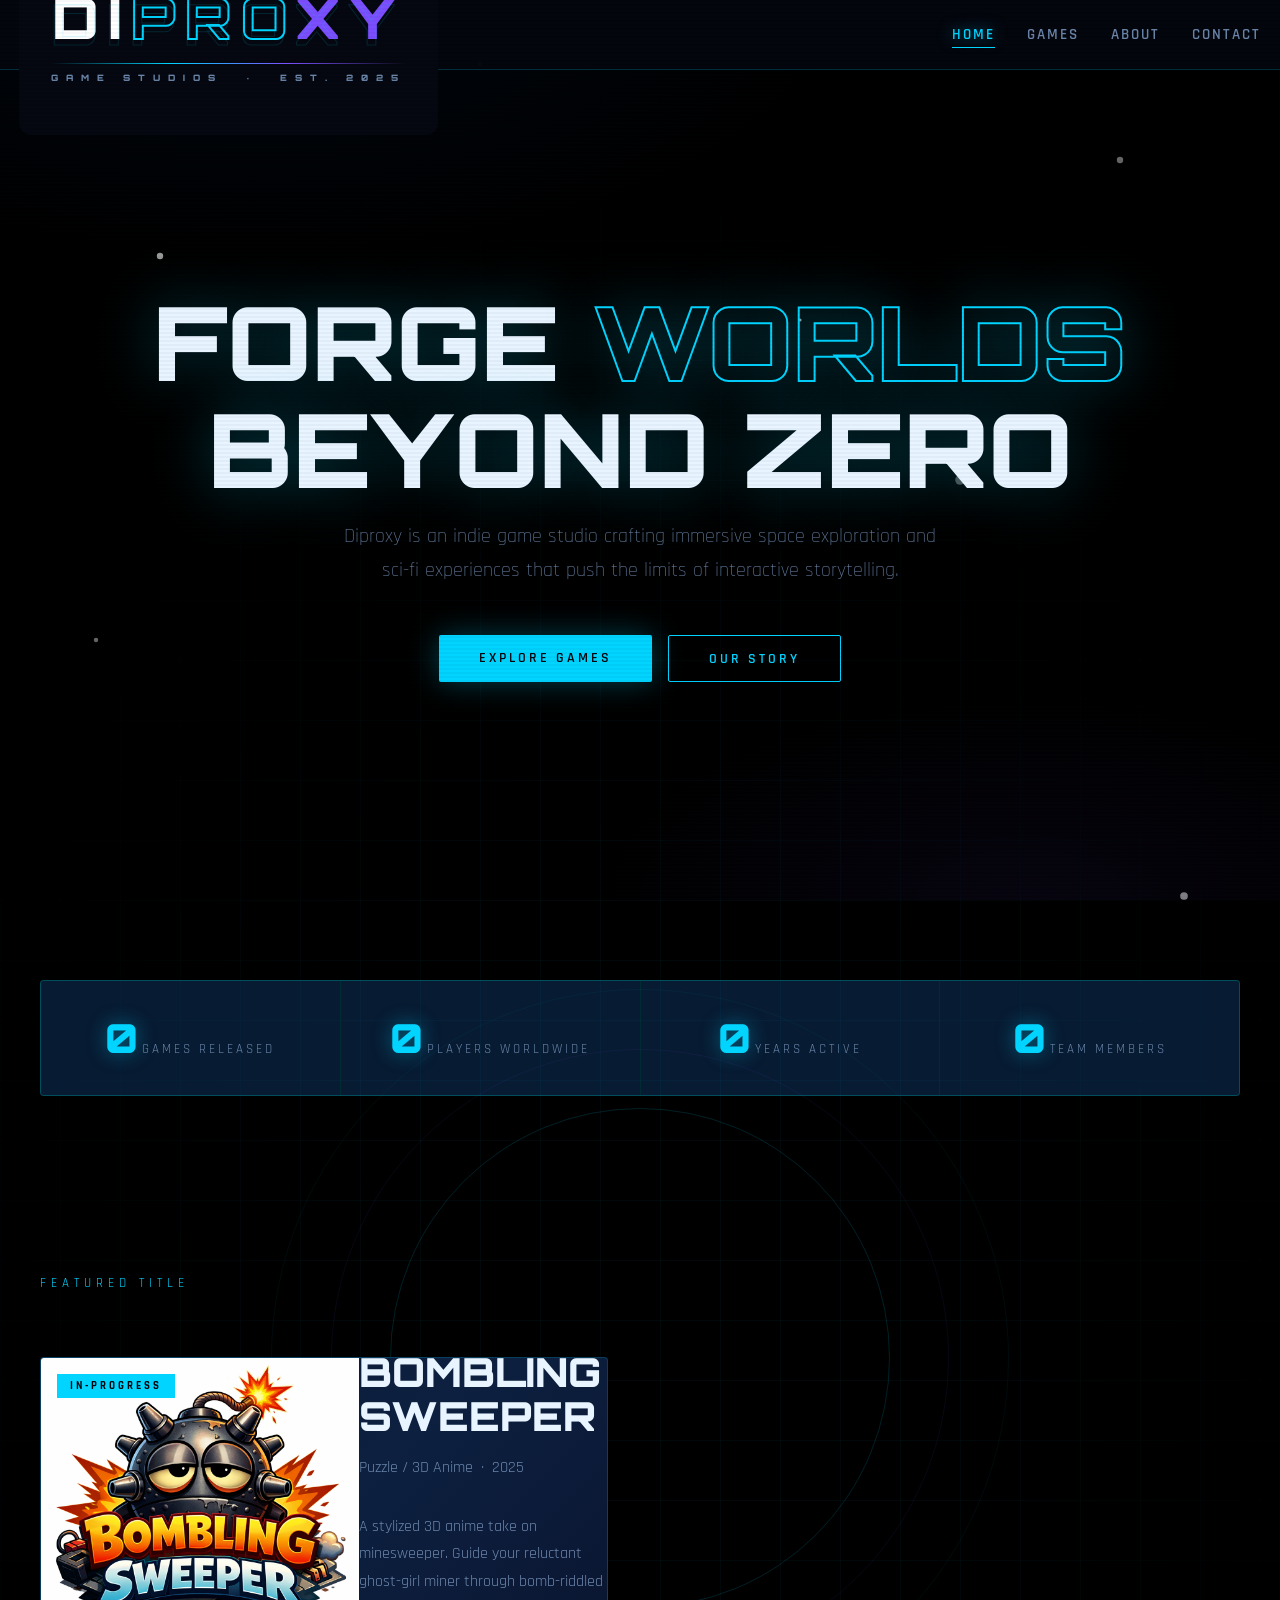
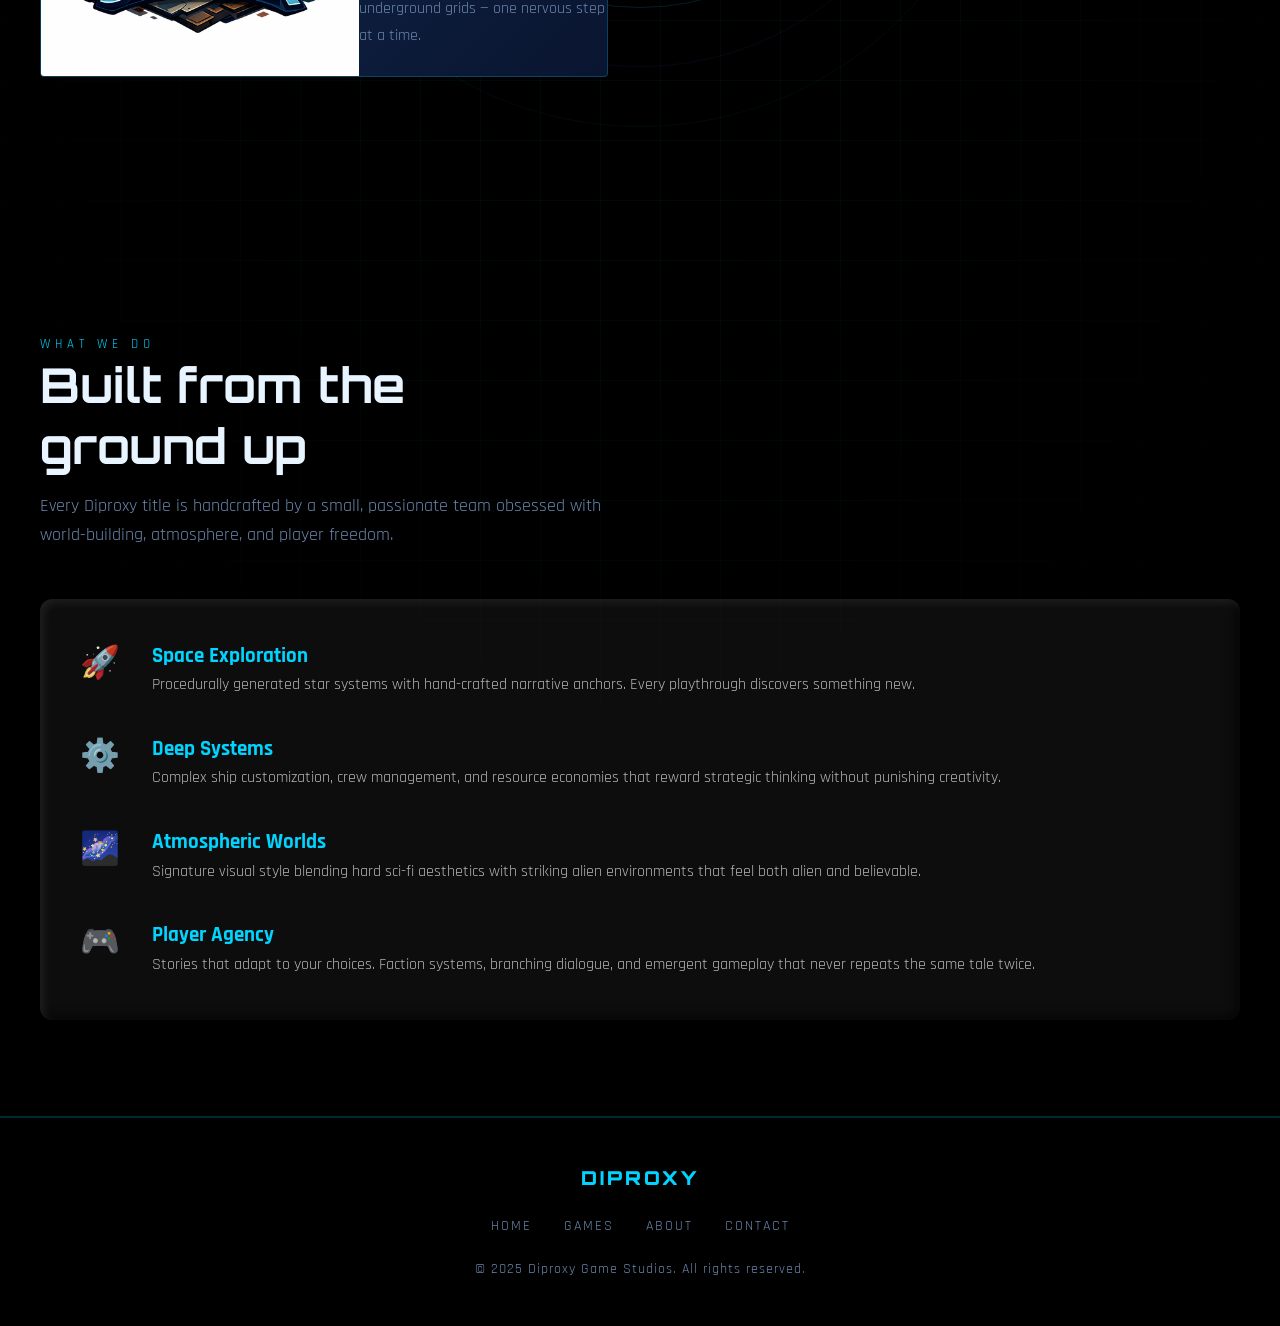
<file: index.html>
<!DOCTYPE html>
<html lang="en">


<head>
  <meta charset="UTF-8" />

  <meta name="viewport" content="width=device-width, initial-scale=1.0" />
  
  
  
  <meta name="google-site-verification" content="mQiXVkzghRxZFZ414wX6YYJz9fLtdKpLjBT4DsACvrM" />
  <meta name="description" content="Home of fictional based video games">
  <meta name="keywords" content="diproxy, wreneo, Game-Development">
  <meta name="author" content="Wreneo">
  <title>Diproxy — Sci-Fi Game Studio</title>
  <link rel="stylesheet" href="css/style.css" />
  
  <link rel="icon" type="image/png" href="WreneoDevIconLogo.png">

  <style>
    .hero-grid {
      position: absolute;
      inset: 0;
      background-image:
        linear-gradient(rgba(0,212,255,0.04) 1px, transparent 1px),
        linear-gradient(90deg, rgba(0,212,255,0.04) 1px, transparent 1px);
      background-size: 60px 60px;
      mask-image: radial-gradient(ellipse 70% 60% at 50% 50%, black 30%, transparent 80%);
      pointer-events: none;
    }

    .hero-planet {
      position: absolute;
      width: 500px; height: 500px;
      border-radius: 50%;
      border: 1px solid rgba(0,212,255,0.15);
      top: 50%; left: 50%;
      transform: translate(-50%, -50%);
      pointer-events: none;
      animation: spin 40s linear infinite;
    }
    .hero-planet::before {
      content: '';
      position: absolute;
      inset: -60px;
      border-radius: 50%;
      border: 1px solid rgba(123,79,255,0.08);
      animation: spin 60s linear infinite reverse;
    }
    .hero-planet::after {
      content: '';
      position: absolute;
      inset: -120px;
      border-radius: 50%;
      border: 1px solid rgba(0,212,255,0.05);
    }
    @keyframes spin { to { transform: translate(-50%, -50%) rotate(360deg); } }

    .featured-game {
      display: grid;
      grid-template-columns: 1fr 1fr;
      gap: 4rem;
      align-items: center;
      padding: 4rem 0;
    }

    .featured-img {
      aspect-ratio: 16/9;
      background: linear-gradient(135deg, #0a1830 0%, #0d2040 50%, #0a1530 100%);
      border: 1px solid var(--border);
      border-radius: 4px;
      display: flex;
      align-items: center;
      justify-content: center;
      position: relative;
      overflow: hidden;
    }

    .featured-img svg { width: 100%; height: 100%; }

    .featured-tag {
      position: absolute;
      top: 1rem; left: 1rem;
      font-size: 0.7rem;
      letter-spacing: 3px;
      text-transform: uppercase;
      background: var(--accent);
      color: var(--black);
      padding: 0.3rem 0.8rem;
      font-weight: 700;
    }

    .featured-content h2 {
      font-family: 'Orbitron', monospace;
      font-size: 2.5rem;
      font-weight: 900;
      color: var(--white);
      margin-bottom: 1rem;
      line-height: 1.1;
    }

    .featured-content p {
      color: var(--text-dim);
      line-height: 1.7;
      margin-bottom: 2rem;
      font-size: 1rem;
    }

    .genre-tags {
      display: flex;
      gap: 0.5rem;
      flex-wrap: wrap;
      margin-bottom: 2rem;
    }

    .genre-tag {
      font-size: 0.7rem;
      letter-spacing: 2px;
      text-transform: uppercase;
      padding: 0.3rem 0.8rem;
      border: 1px solid rgba(123,79,255,0.5);
      color: #a88aff;
      border-radius: 2px;
    }

    @media (max-width: 768px) {
      .featured-game { grid-template-columns: 1fr; gap: 2rem; }
    }
	
	 @import url('https://fonts.googleapis.com/css2?family=Orbitron:wght@900&display=swap');
	 .logo-wrap {
		display: flex;
		justify-content: center;
		align-items: center;
		padding: 3rem 2rem;
		background: #050810;
		border-radius: 12px;
	  }
	  .logo-main {
		font-family: 'Orbitron', monospace;
		font-size: 3.5rem;
		font-weight: 900;
		letter-spacing: 10px;
		text-transform: uppercase;
		position: relative;
		display: inline-block;

	  }
	  .logo-main .di { color: #fff; }
	  .logo-main .pro {
		color: transparent;
		-webkit-text-stroke: 2px #00d4ff;
		position: relative;
	  }
	  .logo-main .xy { color: #7b4fff; }

	  .logo-main::after {
		content: 'DIPROXY';
		position: absolute;
		left: 0; top: 6px;
		letter-spacing: 10px;
		color: transparent;
		-webkit-text-stroke: 1px rgba(0,212,255,0.15);
		pointer-events: none;
	  }

	  .logo-sub {
		font-family: 'Orbitron', monospace;
		font-size: 0.55rem;
		letter-spacing: 8px;
		color: #6a85aa;
		text-align: center;
		text-transform: uppercase;
		margin-top: 0.5rem;
		display: block;
	  }

	  .logo-bar {
		width: 100%;
		height: 1px;
		background: linear-gradient(90deg, transparent, #00d4ff, #7b4fff, transparent);
		margin-top: 0.6rem;
	  }
	  
	  body 
	  {
		background-color: #000;
		color: #fff;
	  
	  }
	  
  </style>
</head>
<body class = "body">
  <div class="scanline"></div>

  <!-- NAV -->
  <nav>
    <div class="logo-wrap">
  <div style="text-align:center">
  
    <div class="logo-main">
	
      <span class="di">DI</span><span class="pro">PRO</span><span class="xy">XY</span>
    
    <div class="logo-bar"></div>
    <span class="logo-sub">Game Studios &nbsp;·&nbsp; Est. 2025</span>
	
	
	</div>
	
  </div>
  
  
</div>
	
    <ul id="nav-menu">
      <li><a href="index.html">Home</a></li>
      <li><a href="pages/games.html">Games</a></li>
      <li><a href="pages/about.html">About</a></li>
      <li><a href="pages/contact.html">Contact</a></li>
    </ul>
  </nav>

  <main>
    <!-- HERO -->
    <section class="hero">
      <div class="hero-grid"></div>
      <div class="hero-planet"></div>
	  
      <h1>FORGE <span class="highlight">WORLDS</span><br>BEYOND ZERO</h1>
      <p class="hero-sub">
        Diproxy is an indie game studio crafting immersive space exploration and sci-fi experiences that push the limits of interactive storytelling.
      </p>
      <div class="hero-btns">
        <a href="pages/games.html" class="btn btn-primary">Explore Games</a>
        <a href="pages/about.html" class="btn btn-outline">Our Story</a>
      </div>
    </section>

    <!-- STATS -->
    <section style="padding: 2rem;">
      <div class="container">
        <div class="stats-row">
          <div class="stat-item">
            <span class="stat-num" data-target="0" data-suffix="">0</span>
            <span class="stat-label">Games Released</span>
          </div>
          <div class="stat-item">
            <span class="stat-num" data-target="0" data-suffix="">0</span>
            <span class="stat-label">Players Worldwide</span>
          </div>
          <div class="stat-item">
            <span class="stat-num" data-target="1" data-suffix="">0</span>
            <span class="stat-label">Years Active</span>
          </div>
          <div class="stat-item">
            <span class="stat-num" data-target="1" data-suffix="">0</span>
            <span class="stat-label">Team Members</span>
          </div>
        </div>
      </div>
    </section>

    <!-- FEATURED GAME -->
    <section>
      <div class="container">
        <span class="section-label">Featured Title</span>
        <div class="featured-game fade-in">
          <div class="featured-img">
            <span class="featured-tag">In-Progress</span>
			
			<img src="images/bombling_sweeper.png" style="width:90%;height:100%;object-fit:cover;" >
			
			  <div class="featured-content">
				<div class="genre-tags">
				  <span class="genre-tag">Open World</span>
				  <span class="genre-tag">Voxel</span>
				  <span class="genre-tag">Survival</span>
				</div>
				<!-- Featured Game --!>
				<h2> BOMBLING SWEEPER </h2>
				<p class="game-meta">Puzzle / 3D Anime &nbsp;·&nbsp; 2025</p>
				
				<p>A stylized 3D anime take on minesweeper. Guide your reluctant ghost-girl miner through bomb-riddled underground grids — one nervous step at a time.</p>
				
				
				<p style="color: var(--text-dim); font-size: 0.9rem; margin-bottom: 1.5rem;">
				  PC &nbsp;·&nbsp; Console &nbsp;·&nbsp; 2024
				</p>
				<a href="pages/games.html" class="btn btn-primary">View All Games</a>
			  </div>
			</div>
      </div>
    </section>
	
	
	

		<!-- WHAT WE DO -->
	<section class="what-we-do">
	  <div class="container">
		<span class="section-label">What We Do</span>
		<h2 class="section-title">Built from the <br>ground up</h2>
		<p class="section-desc">
		  Every Diproxy title is handcrafted by a small, passionate team obsessed with world-building, atmosphere, and player freedom.
		</p>

		<table class="bevel-table">
		  <tr>
			<td class="icon">🚀</td>
			<td>
			  <h3>Space Exploration</h3>
			  <p>Procedurally generated star systems with hand-crafted narrative anchors. Every playthrough discovers something new.</p>
			</td>
		  </tr>

		  <tr>
			<td class="icon">⚙️</td>
			<td>
			  <h3>Deep Systems</h3>
			  <p>Complex ship customization, crew management, and resource economies that reward strategic thinking without punishing creativity.</p>
			</td>
		  </tr>

		  <tr>
			<td class="icon">🌌</td>
			<td>
			  <h3>Atmospheric Worlds</h3>
			  <p>Signature visual style blending hard sci-fi aesthetics with striking alien environments that feel both alien and believable.</p>
			</td>
		  </tr>

		  <tr>
			<td class="icon">🎮</td>
			<td>
			  <h3>Player Agency</h3>
			  <p>Stories that adapt to your choices. Faction systems, branching dialogue, and emergent gameplay that never repeats the same tale twice.</p>
			</td>
		  </tr>
		</table>
	  </div>
	</section>

  </main>

  <hr class="divider" />
  <footer>
    <span class="footer-logo">DI<span class="logo-outline">PRO</span><span class="logo-purple">XY</span></span>
    <ul class="footer-links">
      <li><a href="index.html">Home</a></li>
      <li><a href="pages/games.html">Games</a></li>
      <li><a href="pages/about.html">About</a></li>
      <li><a href="pages/contact.html">Contact</a></li>
    </ul>
    <p>© 2025 Diproxy Game Studios. All rights reserved.</p>
  </footer>

  <script src="js/main.js"></script>
</body>
</html>
</file>
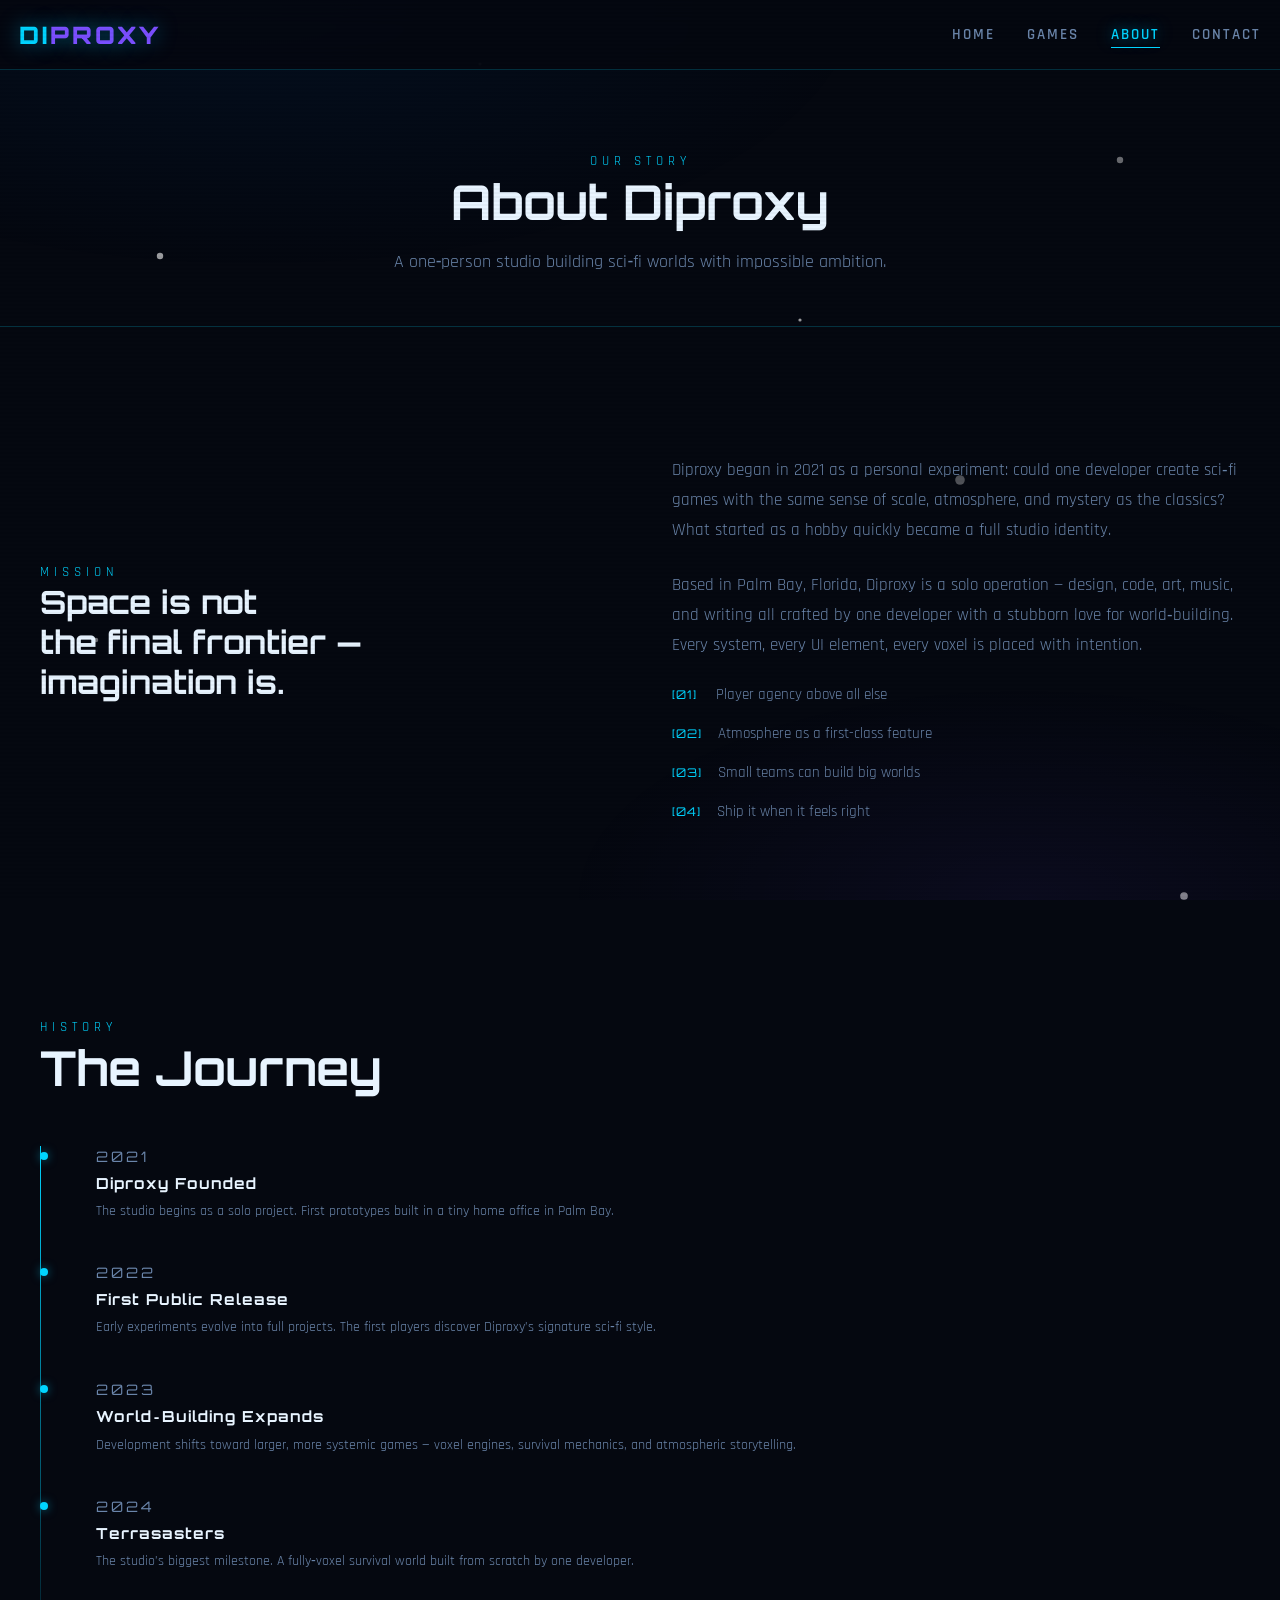
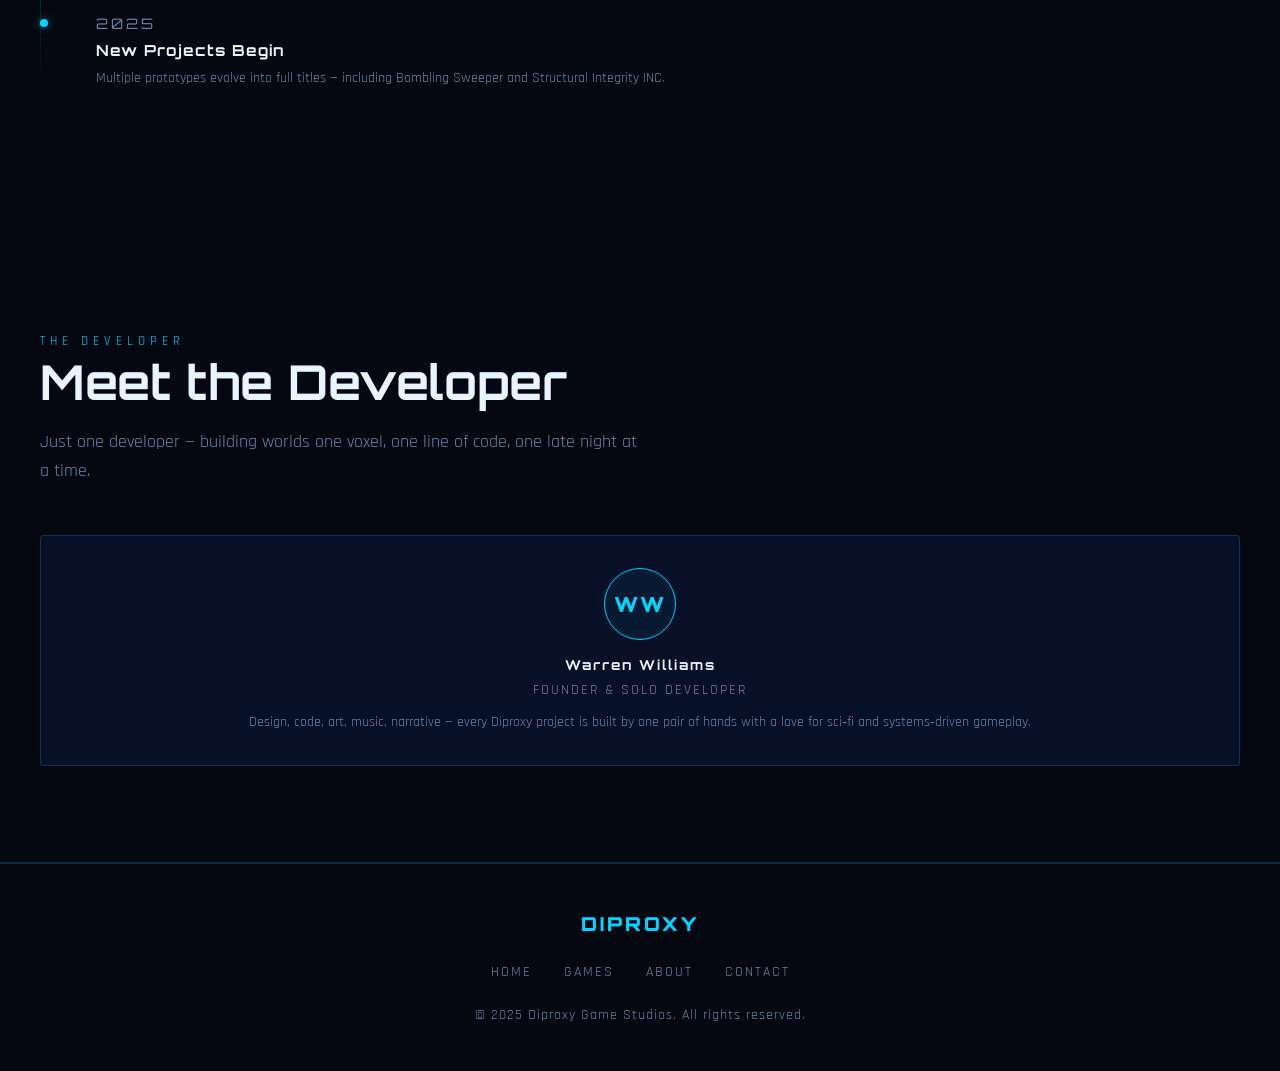
<file: pages/about.html>
<!DOCTYPE html>
<html lang="en">
<head>
  <meta charset="UTF-8" />
  <meta name="viewport" content="width=device-width, initial-scale=1.0" />
  <title>About — Diproxy Studio</title>
  <link rel="stylesheet" href="../css/style.css" />
  <link rel="icon" type="image/png" href="../WreneoDevIconLogo.png">
  <style>
    .team-grid {
      display: grid;
      grid-template-columns: repeat(auto-fit, minmax(220px, 1fr));
      gap: 1.5rem;
      margin-top: 3rem;
    }

    .team-card {
      background: var(--card-bg);
      border: 1px solid var(--border);
      border-radius: 4px;
      padding: 2rem 1.5rem;
      text-align: center;
      transition: border-color 0.3s, transform 0.3s;
    }

    .team-card:hover {
      border-color: rgba(0,212,255,0.4);
      transform: translateY(-4px);
    }

    .avatar {
      width: 72px; height: 72px;
      border-radius: 50%;
      margin: 0 auto 1rem;
      display: flex;
      align-items: center;
      justify-content: center;
      font-family: 'Orbitron', monospace;
      font-size: 1.3rem;
      font-weight: 900;
      border: 1px solid var(--accent);
      color: var(--accent);
      background: rgba(0,212,255,0.05);
      letter-spacing: 1px;
    }

    .team-card h3 {
      font-family: 'Orbitron', monospace;
      font-size: 0.85rem;
      font-weight: 700;
      color: var(--white);
      letter-spacing: 2px;
      margin-bottom: 0.4rem;
    }

    .team-role {
      font-size: 0.8rem;
      color: var(--accent);
      letter-spacing: 2px;
      text-transform: uppercase;
      margin-bottom: 0.75rem;
    }

    .team-card p {
      font-size: 0.85rem;
      color: var(--text-dim);
      line-height: 1.5;
    }

    .mission-block {
      display: grid;
      grid-template-columns: 1fr 1fr;
      gap: 4rem;
      align-items: center;
      margin-top: 2rem;
    }

    .mission-block p {
      color: var(--text-dim);
      line-height: 1.8;
      font-size: 1.05rem;
      margin-bottom: 1.5rem;
    }

    .values-list {
      list-style: none;
      display: flex;
      flex-direction: column;
      gap: 1rem;
    }

    .values-list li {
      display: flex;
      align-items: flex-start;
      gap: 1rem;
      color: var(--text-dim);
      font-size: 0.95rem;
      line-height: 1.5;
    }

    .values-list .val-icon {
      color: var(--accent);
      font-family: 'Orbitron', monospace;
      font-size: 0.75rem;
      letter-spacing: 1px;
      min-width: 28px;
      padding-top: 2px;
    }

    .timeline {
      position: relative;
      margin: 3rem 0;
      padding-left: 2rem;
    }

    .timeline::before {
      content: '';
      position: absolute;
      left: 0; top: 0; bottom: 0;
      width: 1px;
      background: linear-gradient(to bottom, var(--accent), transparent);
    }

    .timeline-item {
      position: relative;
      margin-bottom: 2.5rem;
      padding-left: 1.5rem;
    }

    .timeline-item::before {
      content: '';
      position: absolute;
      left: -2rem;
      top: 6px;
      width: 8px; height: 8px;
      border-radius: 50%;
      background: var(--accent);
      box-shadow: 0 0 10px rgba(0,212,255,0.5);
    }

    .timeline-year {
      font-family: 'Orbitron', monospace;
      font-size: 0.75rem;
      color: var(--accent);
      letter-spacing: 3px;
      margin-bottom: 0.4rem;
    }

    .timeline-item h3 {
      font-family: 'Orbitron', monospace;
      font-size: 0.95rem;
      color: var(--white);
      letter-spacing: 1px;
      margin-bottom: 0.5rem;
    }

    .timeline-item p {
      color: var(--text-dim);
      font-size: 0.9rem;
      line-height: 1.5;
    }

    @media (max-width: 768px) {
      .mission-block { grid-template-columns: 1fr; gap: 2rem; }
    }
  </style>
</head>
<body>
  <div class="scanline"></div>

  <nav>
    <a href="../index.html" class="logo">DI<span class="logo-outline">PRO</span><span class="logo-purple">XY</span></a>
    <button class="nav-toggle" id="nav-toggle" aria-label="Toggle navigation">
      <span></span><span></span><span></span>
    </button>
    <ul id="nav-menu">
      <li><a href="../index.html">Home</a></li>
      <li><a href="games.html">Games</a></li>
      <li><a href="about.html">About</a></li>
      <li><a href="contact.html">Contact</a></li>
    </ul>
  </nav>

  <main>
    <div class="page-header">
      <span class="section-label">Our Story</span>
      <h1 class="section-title">About Diproxy</h1>
      <p class="section-desc" style="margin: 0 auto;">A one‑person studio building sci‑fi worlds with impossible ambition.</p>
    </div>

    <!-- MISSION -->
    <section>
      <div class="container">
        <div class="mission-block">
          <div>
            <span class="section-label">Mission</span>
            <h2 class="section-title" style="font-size: 2rem;">Space is not<br>the final frontier —<br>imagination is.</h2>
          </div>
          <div>
            <p>
              Diproxy began in 2021 as a personal experiment: could one developer create sci‑fi games with the same sense of scale, atmosphere, and mystery as the classics? What started as a hobby quickly became a full studio identity.
            </p>
            <p>
              Based in Palm Bay, Florida, Diproxy is a solo operation — design, code, art, music, and writing all crafted by one developer with a stubborn love for world‑building. Every system, every UI element, every voxel is placed with intention.
            </p>
            <ul class="values-list">
              <li><span class="val-icon">[01]</span> Player agency above all else</li>
              <li><span class="val-icon">[02]</span> Atmosphere as a first-class feature</li>
              <li><span class="val-icon">[03]</span> Small teams can build big worlds</li>
              <li><span class="val-icon">[04]</span> Ship it when it feels right</li>
            </ul>
          </div>
        </div>
      </div>
    </section>

    <!-- TIMELINE -->
    <section>
      <div class="container">
        <span class="section-label">History</span>
        <h2 class="section-title">The Journey</h2>

        <div class="timeline">
          <div class="timeline-item fade-in">
            <p class="timeline-year">2021</p>
            <h3>Diproxy Founded</h3>
            <p>The studio begins as a solo project. First prototypes built in a tiny home office in Palm Bay.</p>
          </div>
          <div class="timeline-item fade-in">
            <p class="timeline-year">2022</p>
            <h3>First Public Release</h3>
            <p>Early experiments evolve into full projects. The first players discover Diproxy’s signature sci‑fi style.</p>
          </div>
          <div class="timeline-item fade-in">
            <p class="timeline-year">2023</p>
            <h3>World‑Building Expands</h3>
            <p>Development shifts toward larger, more systemic games — voxel engines, survival mechanics, and atmospheric storytelling.</p>
          </div>
          <div class="timeline-item fade-in">
            <p class="timeline-year">2024</p>
            <h3>Terrasasters</h3>
            <p>The studio’s biggest milestone. A fully‑voxel survival world built from scratch by one developer.</p>
          </div>
          <div class="timeline-item fade-in">
            <p class="timeline-year">2025</p>
            <h3>New Projects Begin</h3>
            <p>Multiple prototypes evolve into full titles — including Bombling Sweeper and Structural Integrity INC.</p>
          </div>
        </div>
      </div>
    </section>

    <!-- TEAM -->
    <section>
      <div class="container">
        <span class="section-label">The Developer</span>
        <h2 class="section-title">Meet the Developer</h2>
        <p class="section-desc">Just one developer — building worlds one voxel, one line of code, one late night at a time.</p>

        <div class="team-grid">
          <div class="team-card fade-in">
            <div class="avatar">WW</div>
            <h3>Warren Williams</h3>
            <p class="team-role">Founder & Solo Developer</p>
            <p>Design, code, art, music, narrative — every Diproxy project is built by one pair of hands with a love for sci‑fi and systems‑driven gameplay.</p>
          </div>
        </div>
      </div>
    </section>
  </main>

  <hr class="divider" />
  <footer>
    <span class="footer-logo">DI<span class="logo-outline">PRO</span><span class="logo-purple">XY</span></span>
    <ul class="footer-links">
      <li><a href="../index.html">Home</a></li>
      <li><a href="games.html">Games</a></li>
      <li><a href="about.html">About</a></li>
      <li><a href="contact.html">Contact</a></li>
    </ul>
    <p>© 2025 Diproxy Game Studios. All rights reserved.</p>
  </footer>

  <script src="../js/main.js"></script>
</body>
</html>
</file>
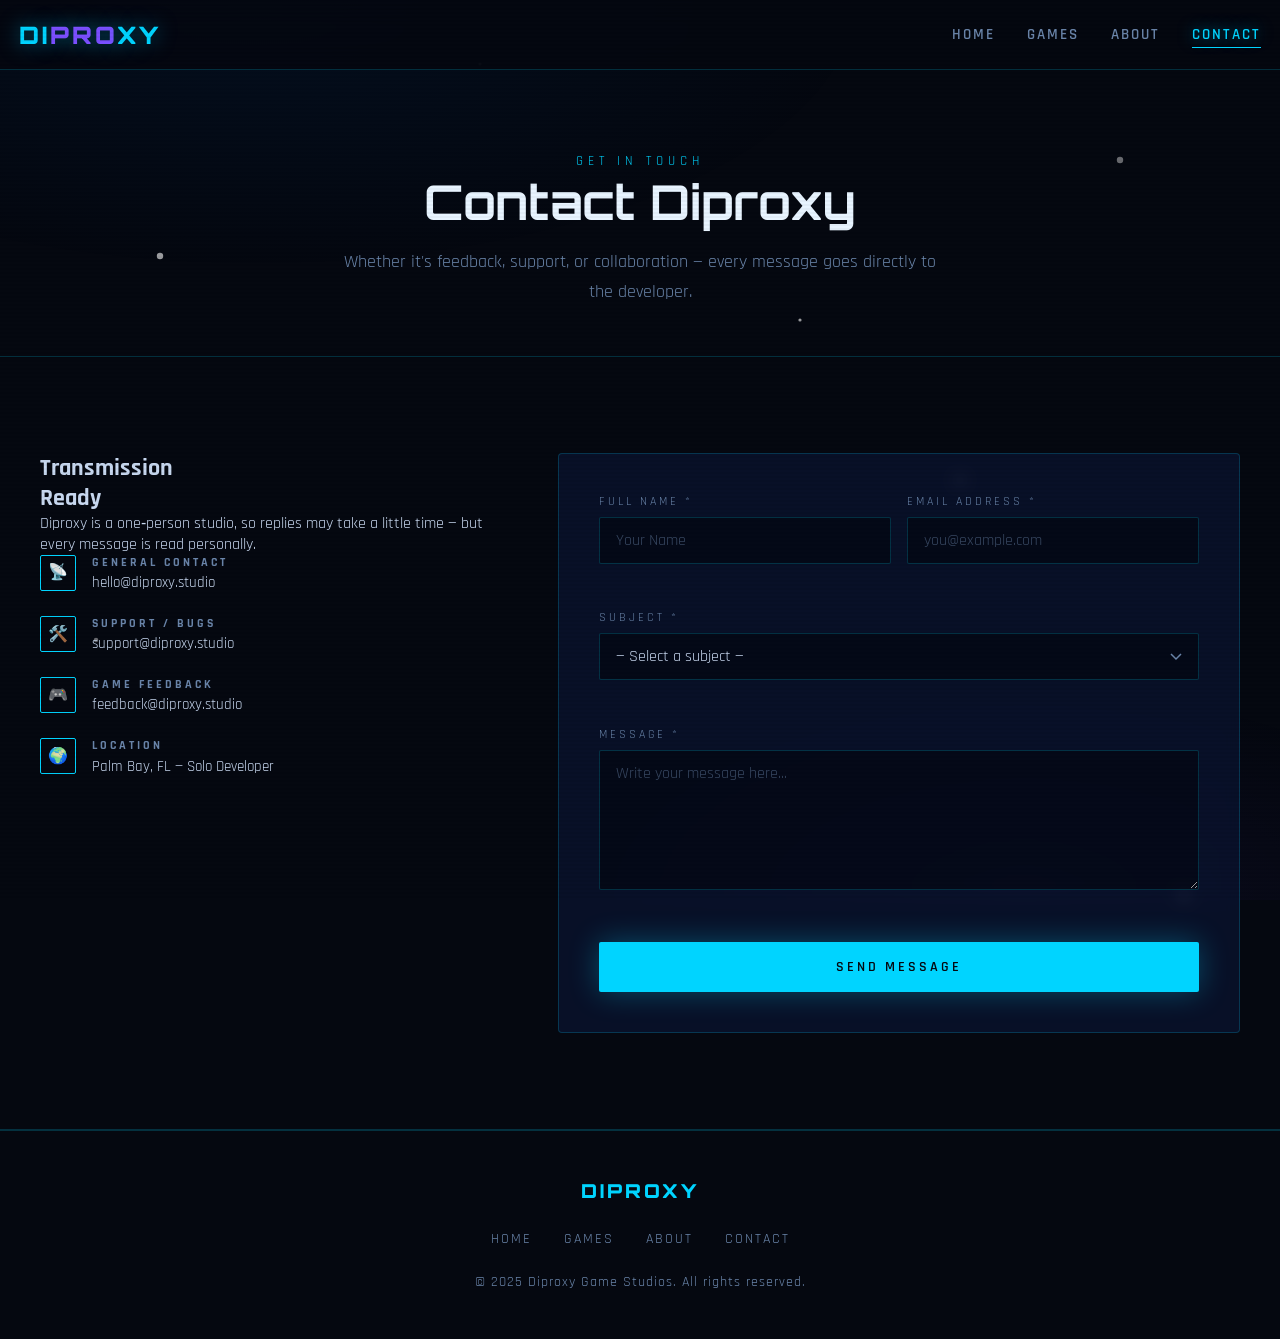
<file: pages/contact.html>
<!DOCTYPE html>
<html lang="en">
<head>
  <meta charset="UTF-8" />
  <meta name="viewport" content="width=device-width, initial-scale=1.0" />
  <title>Contact — Diproxy Studio</title>
  <link rel="stylesheet" href="../css/style.css" />
  <link rel="icon" type="image/png" href="../WreneoDevIconLogo.png">
  <style>
    .contact-layout {
      display: grid;
      grid-template-columns: 1fr 1.5fr;
      gap: 4rem;
      align-items: start;
    }

    .contact-info h2 {
      font-family: 'Orbitron', monospace;
      font-size: 1.8rem;
      color: var(--white);
      margin-bottom: 1rem;
    }

    .contact-info p {
      color: var(--text-dim);
      line-height: 1.7;
      margin-bottom: 2rem;
      font-size: 1rem;
    }

    .contact-item {
      display: flex;
      align-items: flex-start;
      gap: 1rem;
      margin-bottom: 1.5rem;
    }

    .contact-icon {
      width: 36px; height: 36px;
      border: 1px solid var(--accent);
      border-radius: 2px;
      display: flex;
      align-items: center;
      justify-content: center;
      font-size: 1rem;
      flex-shrink: 0;
      color: var(--accent);
    }

    .contact-item-body h4 {
      font-family: 'Rajdhani', sans-serif;
      font-size: 0.75rem;
      letter-spacing: 3px;
      text-transform: uppercase;
      color: var(--text-dim);
      margin-bottom: 0.2rem;
    }

    .contact-item-body p {
      color: var(--text);
      font-size: 0.95rem;
      margin: 0;
    }

    .form-card {
      background: var(--card-bg);
      border: 1px solid var(--border);
      border-radius: 4px;
      padding: 2.5rem;
      backdrop-filter: blur(8px);
      transition: opacity 0.4s, transform 0.4s;
    }

    .form-row {
      display: grid;
      grid-template-columns: 1fr 1fr;
      gap: 1rem;
    }

    .form-group {
      margin-bottom: 1.5rem;
    }

    .form-group label {
      display: block;
      font-size: 0.75rem;
      letter-spacing: 3px;
      text-transform: uppercase;
      color: var(--text-dim);
      margin-bottom: 0.5rem;
    }

    .field-input {
      width: 100%;
      background: rgba(0,0,0,0.4);
      border: 1px solid rgba(0,212,255,0.2);
      border-radius: 2px;
      padding: 0.75rem 1rem;
      color: var(--text);
      font-family: 'Rajdhani', sans-serif;
      font-size: 1rem;
      transition: border-color 0.3s, box-shadow 0.3s;
      outline: none;
    }

    .field-input::placeholder { color: var(--text-dim); opacity: 0.5; }

    .field-input:focus {
      border-color: var(--accent);
      box-shadow: 0 0 0 1px rgba(0,212,255,0.2);
    }

    .field-input.error {
      border-color: #ff4444;
      box-shadow: 0 0 0 1px rgba(255,68,68,0.2);
    }

    select.field-input {
      appearance: none;
      background-image: url("data:image/svg+xml,%3Csvg xmlns='http://www.w3.org/2000/svg' width='12' height='8' viewBox='0 0 12 8'%3E%3Cpath d='M1 1l5 5 5-5' fill='none' stroke='%236a85aa' stroke-width='1.5'/%3E%3C/svg%3E");
      background-repeat: no-repeat;
      background-position: right 1rem center;
      cursor: pointer;
    }

    select.field-input option {
      background: var(--deep);
      color: var(--text);
    }

    textarea.field-input {
      resize: vertical;
      min-height: 140px;
    }

    .field-error {
      display: block;
      font-size: 0.75rem;
      color: #ff6666;
      margin-top: 0.4rem;
      letter-spacing: 0.5px;
      min-height: 1rem;
    }

    .form-submit {
      width: 100%;
      padding: 1rem;
      font-size: 0.9rem;
    }

    #form-success {
      display: none;
      text-align: center;
      padding: 3rem 2rem;
      opacity: 0;
      transform: translateY(10px);
      transition: opacity 0.5s, transform 0.5s;
    }

    .success-icon {
      width: 64px; height: 64px;
      border-radius: 50%;
      border: 2px solid var(--accent);
      display: flex;
      align-items: center;
      justify-content: center;
      font-size: 2rem;
      margin: 0 auto 1.5rem;
      color: var(--accent);
    }

    #form-success h3 {
      font-family: 'Orbitron', monospace;
      color: var(--white);
      font-size: 1.2rem;
      letter-spacing: 3px;
      margin-bottom: 1rem;
    }

    #form-success p {
      color: var(--text-dim);
      line-height: 1.6;
    }

    @media (max-width: 768px) {
      .contact-layout { grid-template-columns: 1fr; gap: 2.5rem; }
      .form-row { grid-template-columns: 1fr; }
    }
  </style>
</head>
<body>
  <div class="scanline"></div>

  <nav>
    <a href="../index.html" class="logo">DI<span>PRO</span>XY</a>
    <button class="nav-toggle" id="nav-toggle" aria-label="Toggle navigation">
      <span></span><span></span><span></span>
    </button>
    <ul id="nav-menu">
      <li><a href="../index.html">Home</a></li>
      <li><a href="games.html">Games</a></li>
      <li><a href="about.html">About</a></li>
      <li><a href="contact.html">Contact</a></li>
    </ul>
  </nav>

  <main>
    <div class="page-header">
      <span class="section-label">Get In Touch</span>
      <h1 class="section-title">Contact Diproxy</h1>
      <p class="section-desc" style="margin: 0 auto;">
        Whether it's feedback, support, or collaboration — every message goes directly to the developer.
      </p>
    </div>

    <section>
      <div class="container">
        <div class="contact-layout">

          <!-- LEFT SIDE -->
          <div>
            <h2>Transmission<br>Ready</h2>
            <p>
              Diproxy is a one‑person studio, so replies may take a little time — but every message is read personally.
            </p>

            <div class="contact-item">
              <div class="contact-icon">📡</div>
              <div class="contact-item-body">
                <h4>General Contact</h4>
                <p>hello@diproxy.studio</p>
              </div>
            </div>

            <div class="contact-item">
              <div class="contact-icon">🛠️</div>
              <div class="contact-item-body">
                <h4>Support / Bugs</h4>
                <p>support@diproxy.studio</p>
              </div>
            </div>

            <div class="contact-item">
              <div class="contact-icon">🎮</div>
              <div class="contact-item-body">
                <h4>Game Feedback</h4>
                <p>feedback@diproxy.studio</p>
              </div>
            </div>

            <div class="contact-item">
              <div class="contact-icon">🌍</div>
              <div class="contact-item-body">
                <h4>Location</h4>
                <p>Palm Bay, FL — Solo Developer</p>
              </div>
            </div>
          </div>

          <!-- RIGHT SIDE -->
          <div class="form-card fade-in">
            <form id="contact-form" novalidate>
              <div class="form-row">
                <div class="form-group">
                  <label for="name">Full Name *</label>
                  <input type="text" id="name" class="field-input" placeholder="Your Name" />
                  <span class="field-error" id="name-error"></span>
                </div>
                <div class="form-group">
                  <label for="email">Email Address *</label>
                  <input type="email" id="email" class="field-input" placeholder="you@example.com" />
                  <span class="field-error" id="email-error"></span>
                </div>
              </div>

              <div class="form-group">
                <label for="subject">Subject *</label>
                <select id="subject" class="field-input">
                  <option value="">— Select a subject —</option>
                  <option value="support">Bug Report / Support</option>
                  <option value="feedback">Game Feedback</option>
                  <option value="collab">Collaboration / Business</option>
                  <option value="other">Other</option>
                </select>
                <span class="field-error" id="subject-error"></span>
              </div>

              <div class="form-group">
                <label for="message">Message *</label>
                <textarea id="message" class="field-input" placeholder="Write your message here..."></textarea>
                <span class="field-error" id="message-error"></span>
              </div>

              <button type="submit" class="btn btn-primary form-submit">Send Message</button>
            </form>

            <div id="form-success">
              <div class="success-icon">✓</div>
              <h3>Message Sent</h3>
              <p>Your transmission has been received. As a solo developer, replies may take a bit — but every message matters.</p>
            </div>
          </div>

        </div>
      </div>
    </section>
  </main>

  <hr class="divider" />
  <footer>
    <span class="footer-logo">DIPROXY</span>
    <ul class="footer-links">
      <li><a href="../index.html">Home</a></li>
      <li><a href="games.html">Games</a></li>
      <li><a href="about.html">About</a></li>
      <li><a href="contact.html">Contact</a></li>
    </ul>
    <p>© 2025 Diproxy Game Studios. All rights reserved.</p>
  </footer>

  <script src="../js/main.js"></script>
</body>
</html>
</file>
<file: css/style.css>
@import url('https://fonts.googleapis.com/css2?family=Orbitron:wght@400;700;900&family=Rajdhani:wght@300;400;600&display=swap');

/* ROOT */
:root {
  --black: #050810;
  --deep: #080d1a;
  --navy: #0a1228;
  --accent: #00d4ff;
  --accent2: #7b4fff;
  --glow: #00aaff;
  --text: #c8d8f0;
  --text-dim: #6a85aa;
  --white: #e8f4ff;
  --card-bg: rgba(10,20,50,0.7);
  --border: rgba(0,212,255,0.2);
}

* {
  margin: 0;
  padding: 0;
  box-sizing: border-box;
}

html, body {
  max-width: 100%;
  overflow-x: hidden;
}

body {
  font-family: 'Rajdhani', sans-serif;
  background: var(--black);
  color: var(--text);
  min-height: 100vh;
}

/* STARFIELD BACKGROUND */
body::before {
  content: '';
  position: fixed;
  inset: 0;
  background:
    radial-gradient(ellipse 80% 50% at 20% 0%, rgba(0,100,200,0.08) 0%, transparent 60%),
    radial-gradient(ellipse 60% 40% at 80% 100%, rgba(123,79,255,0.06) 0%, transparent 60%),
    url("data:image/svg+xml,%3Csvg xmlns='http://www.w3.org/2000/svg' width='400' height='400'%3E%3Ccircle cx='50' cy='80' r='1' fill='%23ffffff' opacity='0.6'/%3E%3Ccircle cx='150' cy='20' r='0.5' fill='%23ffffff' opacity='0.4'/%3E%3Ccircle cx='300' cy='150' r='1.5' fill='%23ffffff' opacity='0.3'/%3E%3Ccircle cx='80' cy='300' r='0.8' fill='%23ffffff' opacity='0.5'/%3E%3Ccircle cx='350' cy='50' r='1' fill='%23ffffff' opacity='0.4'/%3E%3Ccircle cx='200' cy='350' r='0.6' fill='%23ffffff' opacity='0.3'/%3E%3Ccircle cx='370' cy='280' r='1.2' fill='%23ffffff' opacity='0.5'/%3E%3Ccircle cx='30' cy='200' r='0.7' fill='%23ffffff' opacity='0.4'/%3E%3Ccircle cx='250' cy='100' r='0.5' fill='%23ffffff' opacity='0.6'/%3E%3Ccircle cx='120' cy='370' r='1' fill='%23ffffff' opacity='0.3'/%3E%3C/svg%3E") repeat;
  background-size: cover;
  pointer-events: none;
  z-index: 0;
}

/* NAV */
nav {
  position: fixed;
  top: 0; left: 0; right: 0;
  z-index: 100;
  display: flex;
  align-items: center;
  justify-content: space-between;
  padding: 0 1.2rem;
  height: 70px;
  background: rgba(5,8,16,0.85);
  backdrop-filter: blur(12px);
  border-bottom: 1px solid var(--border);
}

.logo {
  font-family: 'Orbitron', monospace;
  font-weight: 900;
  font-size: 1.5rem;
  color: var(--accent);
  text-decoration: none;
  letter-spacing: 3px;
  text-shadow: 0 0 20px rgba(0,212,255,0.5);
}

.logo span {
  color: var(--accent2);
}

nav ul {
  list-style: none;
  display: flex;
  gap: 2rem;
}

nav ul a {
  font-family: 'Rajdhani', sans-serif;
  font-weight: 600;
  font-size: 0.95rem;
  color: var(--text-dim);
  text-decoration: none;
  letter-spacing: 2px;
  text-transform: uppercase;
  transition: color 0.3s, text-shadow 0.3s;
  position: relative;
}

nav ul a::after {
  content: '';
  position: absolute;
  bottom: -4px; left: 0; right: 0;
  height: 1px;
  background: var(--accent);
  transform: scaleX(0);
  transition: transform 0.3s;
}

nav ul a:hover,
nav ul a.active {
  color: var(--accent);
  text-shadow: 0 0 15px rgba(0,212,255,0.6);
}

nav ul a:hover::after,
nav ul a.active::after {
  transform: scaleX(1);
}

/* MAIN */
main {
  position: relative;
  z-index: 1;
  padding-top: 70px;
}

/* HERO */
.hero {
  min-height: calc(100vh - 70px);
  display: flex;
  flex-direction: column;
  justify-content: center;
  align-items: center;
  text-align: center;
  padding: 4rem 2rem;
}

.hero-eyebrow {
  font-size: 0.85rem;
  letter-spacing: 6px;
  text-transform: uppercase;
  color: var(--accent);
  margin-bottom: 1.5rem;
  opacity: 0;
  animation: fadeUp 0.8s 0.3s forwards;
}

.hero h1 {
  font-family: 'Orbitron', monospace;
  font-size: clamp(3rem, 8vw, 7rem);
  font-weight: 900;
  line-height: 1.05;
  color: var(--white);
  text-shadow: 0 0 60px rgba(0,212,255,0.3);
  opacity: 0;
  animation: fadeUp 0.8s 0.5s forwards;
  margin-bottom: 1rem;
}

.hero h1 .highlight {
  color: transparent;
  -webkit-text-stroke: 2px var(--accent);
}

.hero-sub {
  font-size: 1.25rem;
  font-weight: 300;
  color: var(--text-dim);
  max-width: 600px;
  line-height: 1.7;
  opacity: 0;
  animation: fadeUp 0.8s 0.7s forwards;
  margin-bottom: 3rem;
}

.hero-btns {
  display: flex;
  gap: 1rem;
  opacity: 0;
  animation: fadeUp 0.8s 0.9s forwards;
  flex-wrap: wrap;
  justify-content: center;
}

/* BUTTONS */
.btn {
  font-family: 'Rajdhani', sans-serif;
  font-weight: 600;
  font-size: 0.9rem;
  letter-spacing: 3px;
  text-transform: uppercase;
  text-decoration: none;
  padding: 0.85rem 2.5rem;
  border-radius: 2px;
  transition: all 0.3s;
  display: inline-block;
  cursor: pointer;
  border: none;
}

.btn-primary {
  background: var(--accent);
  color: var(--black);
  box-shadow: 0 0 30px rgba(0,212,255,0.3);
}

.btn-primary:hover {
  background: #33ddff;
  box-shadow: 0 0 50px rgba(0,212,255,0.6);
  transform: translateY(-2px);
}

.btn-outline {
  background: transparent;
  color: var(--accent);
  border: 1px solid var(--accent);
}

.btn-outline:hover {
  background: rgba(0,212,255,0.1);
  box-shadow: 0 0 25px rgba(0,212,255,0.2);
  transform: translateY(-2px);
}

/* SECTIONS */
section {
  padding: 6rem 2rem;
}

.section-label {
  font-size: 0.8rem;
  letter-spacing: 5px;
  text-transform: uppercase;
  color: var(--accent);
  margin-bottom: 0.75rem;
}

.section-title {
  font-family: 'Orbitron', monospace;
  font-size: clamp(1.8rem, 4vw, 3rem);
  font-weight: 700;
  color: var(--white);
  margin-bottom: 1rem;
}

.section-desc {
  color: var(--text-dim);
  font-size: 1.1rem;
  max-width: 600px;
  line-height: 1.7;
  margin-bottom: 3rem;
}

.container {
  max-width: 1200px;
  margin: 0 auto;
}

/* GRID CARDS */
.card-grid {
  display: grid;
  grid-template-columns: repeat(auto-fit, minmax(220px, 1fr));
  gap: 1.5rem;
}

.card {
  background: var(--card-bg);
  border: 1px solid var(--border);
  border-radius: 4px;
  padding: 2rem;
  position: relative;
  overflow: hidden;
  transition: border-color 0.3s, transform 0.3s;
  backdrop-filter: blur(8px);
}

.card::before {
  content: '';
  position: absolute;
  top: 0; left: 0; right: 0;
  height: 2px;
  background: linear-gradient(90deg, transparent, var(--accent), transparent);
  opacity: 0;
  transition: opacity 0.3s;
}

.card:hover {
  border-color: rgba(0,212,255,0.4);
  transform: translateY(-4px);
}

.card:hover::before {
  opacity: 1;
}

.card-icon {
  font-size: 2.5rem;
  margin-bottom: 1rem;
}

.card h3 {
  font-family: 'Orbitron', monospace;
  font-size: 1rem;
  font-weight: 700;
  color: var(--white);
  letter-spacing: 2px;
  margin-bottom: 0.75rem;
}

.card p {
  font-size: 0.95rem;
  color: var(--text-dim);
  line-height: 1.6;
}

/* DIVIDER */
.divider {
  border: none;
  border-top: 1px solid var(--border);
  margin: 0;
}

/* PAGE HEADER */
.page-header {
  padding: 5rem 2rem 3rem;
  text-align: center;
  border-bottom: 1px solid var(--border);
}

/* FOOTER */
footer {
  position: relative;
  z-index: 1;
  border-top: 1px solid var(--border);
  padding: 3rem 2rem;
  text-align: center;
}

.footer-logo {
  font-family: 'Orbitron', monospace;
  font-size: 1.2rem;
  font-weight: 900;
  color: var(--accent);
  letter-spacing: 3px;
  margin-bottom: 1rem;
}

footer p {
  color: var(--text-dim);
  font-size: 0.85rem;
  letter-spacing: 1px;
}

.footer-links {
  display: flex;
  justify-content: center;
  gap: 2rem;
  margin: 1.5rem 0;
  list-style: none;
  flex-wrap: wrap;
}

.footer-links a {
  color: var(--text-dim);
  text-decoration: none;
  font-size: 0.85rem;
  letter-spacing: 2px;
  text-transform: uppercase;
  transition: color 0.3s;
}

.footer-links a:hover {
  color: var(--accent);
}

/* TAG/BADGE */
.tag {
  display: inline-block;
  font-size: 0.7rem;
  letter-spacing: 2px;
  text-transform: uppercase;
  padding: 0.25rem 0.75rem;
  border: 1px solid var(--accent);
  color: var(--accent);
  border-radius: 2px;
  margin-bottom: 0.5rem;
}

/* STATS ROW */
.stats-row {
  display: grid;
  grid-template-columns: repeat(auto-fit, minmax(160px, 1fr));
  gap: 1px;
  background: var(--border);
  border: 1px solid var(--border);
  border-radius: 4px;
  overflow: hidden;
  margin: 3rem 0;
}

.stat-item {
  background: var(--card-bg);
  padding: 2rem;
  text-align: center;
}

.stat-num {
  font-family: 'Orbitron', monospace;
  font-size: 2.5rem;
  font-weight: 900;
  color: var(--accent);
  text-shadow: 0 0 20px rgba(0,212,255,0.4);
}

.stat-label {
  font-size: 0.8rem;
  letter-spacing: 3px;
  text-transform: uppercase;
  color: var(--text-dim);
  margin-top: 0.5rem;
}

/* ANIMATIONS */
@keyframes fadeUp {
  from {
    opacity: 0;
    transform: translateY(24px);
  }
  to {
    opacity: 1;
    transform: translateY(0);
  }
}

.fade-in {
  opacity: 0;
  transform: translateY(20px);
  transition: opacity 0.6s, transform 0.6s;
}

.fade-in.visible {
  opacity: 1;
  transform: translateY(0);
}

/* SCANLINE EFFECT */
.scanline {
  position: fixed;
  inset: 0;
  background: repeating-linear-gradient(
    0deg,
    transparent,
    transparent 2px,
    rgba(0,0,0,0.03) 2px,
    rgba(0,0,0,0.03) 4px
  );
  pointer-events: none;
  z-index: 999;
}

/* MOBILE NAV TOGGLE */
.nav-toggle {
  display: none;
  flex-direction: column;
  gap: 5px;
  cursor: pointer;
  background: none;
  border: none;
  padding: 4px;
}

.nav-toggle span {
  display: block;
  width: 24px;
  height: 2px;
  background: var(--accent);
  transition: all 0.3s;
}

/* BEVEL TABLE */
.bevel-table {
  width: 100%;
  border-collapse: separate;
  border-spacing: 0;
  background: #0d0d0d;
  padding: 1.5rem;
  border-radius: 12px;
  box-shadow:
    inset 4px 4px 8px rgba(255, 255, 255, 0.08),
    inset -4px -4px 8px rgba(0, 0, 0, 0.6),
    0 4px 20px rgba(0, 0, 0, 0.4);
}

.bevel-table tr {
  border-bottom: 1px solid rgba(255, 255, 255, 0.08);
}

.bevel-table tr:last-child {
  border-bottom: none;
}

.bevel-table td {
  padding: 1.2rem 1rem;
  vertical-align: top;
  color: #e0e0e0;
}

.bevel-table .icon {
  font-size: 2rem;
  width: 60px;
  text-align: center;
  opacity: 0.9;
}

.bevel-table h3 {
  margin: 0 0 0.3rem 0;
  font-size: 1.3rem;
  color: #00d4ff;
}

.bevel-table p {
  margin: 0;
  color: #b5b5b5;
  line-height: 1.5;
}

/* RESPONSIVE: TABLET & DOWN */
@media (max-width: 768px) {
  nav {
    padding: 0 1.2rem;
  }

  .nav-toggle {
    display: flex;
  }

  nav ul {
    display: none;
    position: fixed;
    top: 70px; left: 0; right: 0;
    background: rgba(5,8,16,0.97);
    flex-direction: column;
    align-items: center;
    padding: 2rem;
    gap: 1.5rem;
    border-bottom: 1px solid var(--border);
  }

  nav ul.open {
    display: flex;
  }

  .hero {
    padding: 3rem 1.5rem;
  }

  .hero h1 {
    font-size: 2.4rem;
  }

  .hero-sub {
    font-size: 1rem;
  }

  .hero-btns {
    flex-direction: column;
    width: 100%;
  }

  .btn {
    width: 100%;
    text-align: center;
  }

  section {
    padding: 4rem 1.5rem;
  }

  .card-grid {
    grid-template-columns: 1fr;
    gap: 1rem;
  }

  .card {
    padding: 1.5rem;
  }

  .stats-row {
    grid-template-columns: 1fr 1fr;
  }
}

/* RESPONSIVE: SMALL PHONES */
@media (max-width: 480px)
</file>
